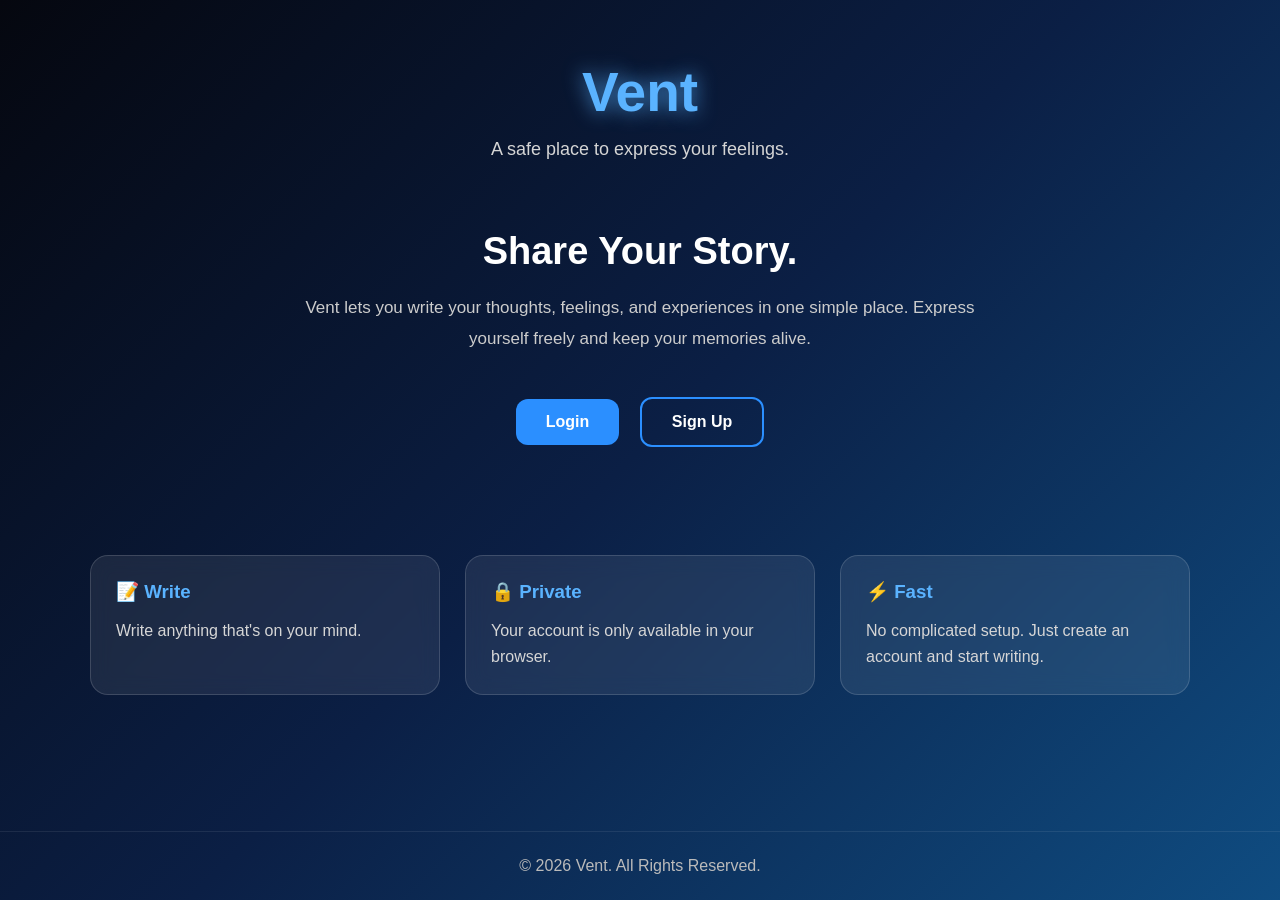
<file: index.html>
<!DOCTYPE html>
<html lang="en">
<head>
    <meta charset="UTF-8">
    <meta name="viewport" content="width=device-width, initial-scale=1.0">
    <title>Vent - Share Your Feelings</title>
    <link rel="icon" type="image/png" href="vents.png">
    <link rel="stylesheet" href="style.css">
</head>
<body>

<header>

    <h1>Vent</h1>

    <p>
        A safe place to express your feelings.
    </p>

</header>


<main>

    <section class="hero">

        <h2>
            Share Your Story.
        </h2>

        <p>
            Vent lets you write your thoughts, feelings, and experiences in one simple place.
            Express yourself freely and keep your memories alive.
        </p>

        <div class="buttons">

            <a href="login.html" class="btn">
                Login
            </a>

            <a href="signup.html" class="btn secondary">
                Sign Up
            </a>

        </div>

    </section>


    <section class="features">

        <div class="card">
            <h3>📝 Write</h3>

            <p>
                Write anything that's on your mind.
            </p>
        </div>

        <div class="card">
            <h3>🔒 Private</h3>

            <p>
                Your account is only available in your browser.
            </p>
        </div>

        <div class="card">
            <h3>⚡ Fast</h3>

            <p>
                No complicated setup.
                Just create an account and start writing.
            </p>
        </div>

    </section>

</main>


<footer>

    <p>
        © 2026 Vent. All Rights Reserved.
    </p>

</footer>

<script src="index.js"></script>

</body>
</html>
</file>
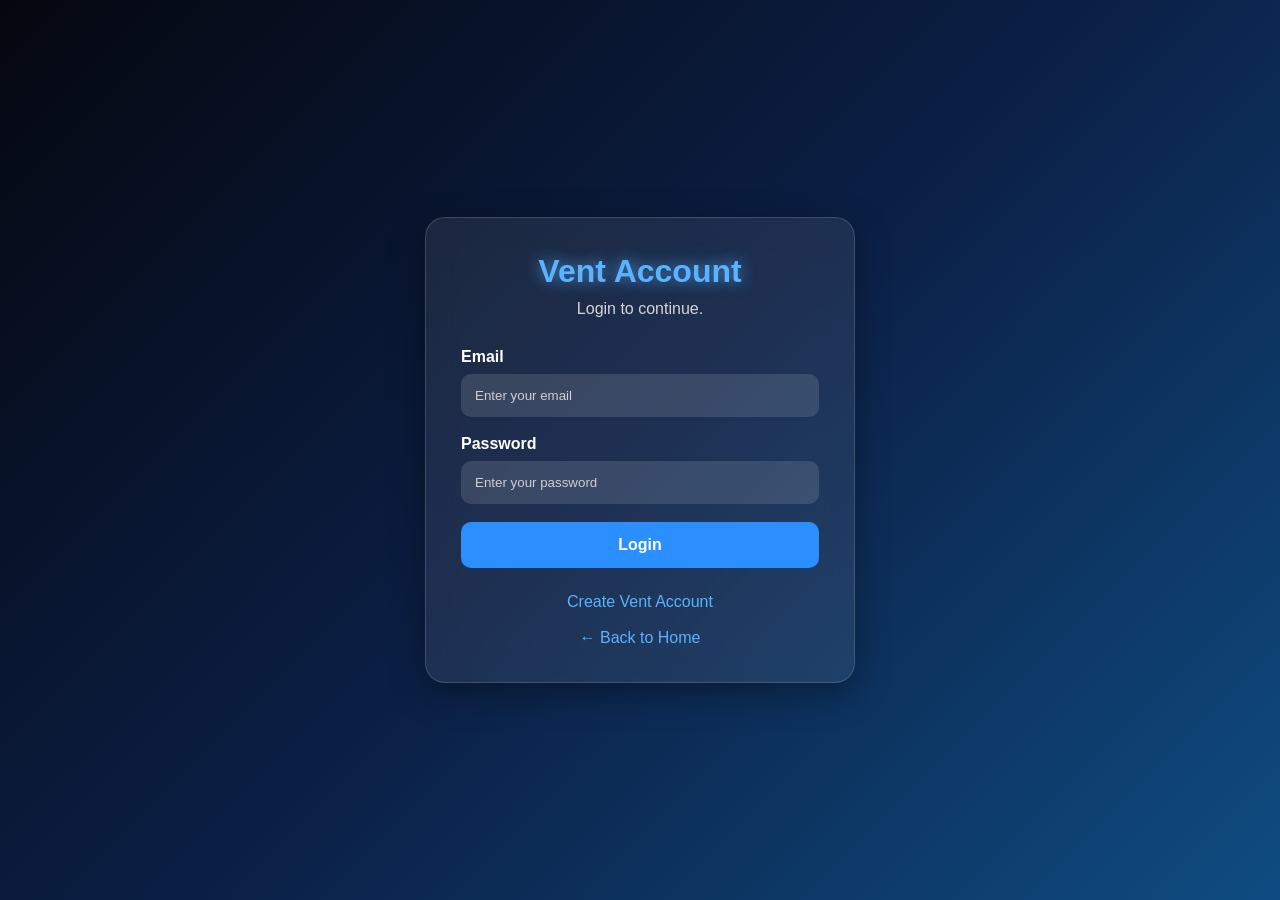
<file: app.html>
<!DOCTYPE html>
<html lang="en">
<head>
    <meta charset="UTF-8">
    <meta name="viewport" content="width=device-width, initial-scale=1.0">
    <title>Vent - Home</title>
    <link rel="icon" type="image/png" href="vents.png">
    <link rel="stylesheet" href="app.css">
</head>
<body>

<header>

    <h1>Vent</h1>

    <nav>

        <a href="app.html">Home</a>
        <a href="settings.html">Settings</a>

    </nav>

</header>

<main>

    <section class="welcome">

        <h2>
            Welcome,
            <span id="username">User</span> 👋
        </h2>

        <p>
            What's on your mind today?
        </p>

    </section>


    <section class="create-post">

        <textarea
            id="postContent"
            placeholder="Write your thoughts..."
            maxlength="1000"
        ></textarea>

        <button id="postButton">
            Post
        </button>

    </section>


    <section class="posts">

        <h2>Recent Posts</h2>

        <div id="postsContainer">

            <!-- Posts akan ditampilkan oleh script.js -->

        </div>

    </section>

</main>

<footer>

    <p>
        © 2026 Vent
    </p>

</footer>

<script src="app-main.js"></script>
<script src="app-posts.js"></script>

</body>
</html>
</file>
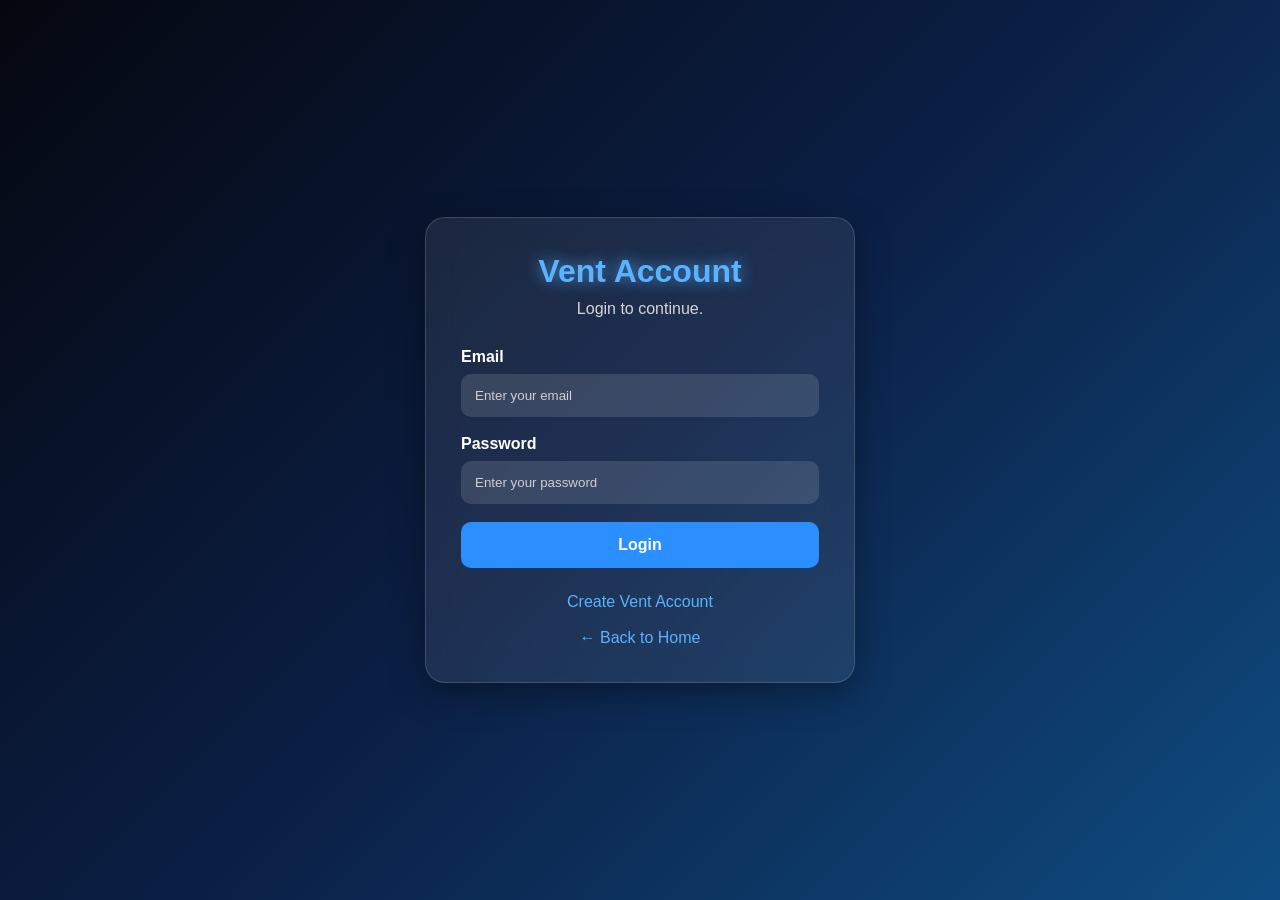
<file: login.html>
<!DOCTYPE html>
<html lang="en">
<head>
    <meta charset="UTF-8">
    <meta name="viewport" content="width=device-width, initial-scale=1.0">
    <title>Vent - Login</title>
    <link rel="icon" type="image/png" href="vents.png">
    <link rel="stylesheet" href="login.css">
</head>
<body>

<div class="container">

    <div class="login-box">

        <h1>Vent Account</h1>

        <p>Login to continue.</p>

        <form id="loginForm">

            <label>Email</label>
            <input
                type="email"
                id="loginEmail"
                placeholder="Enter your email"
                required
            >

            <label>Password</label>
            <input
                type="password"
                id="loginPassword"
                placeholder="Enter your password"
                required
            >

            <button type="submit">
                Login
            </button>

        </form>

        <div class="links">

            <a href="signup.html">
                Create Vent Account
            </a>

            <br><br>

            <a href="index.html">
                ← Back to Home
            </a>

        </div>

    </div>

</div>

<script src="login.js"></script>

</body>
</html>
</file>
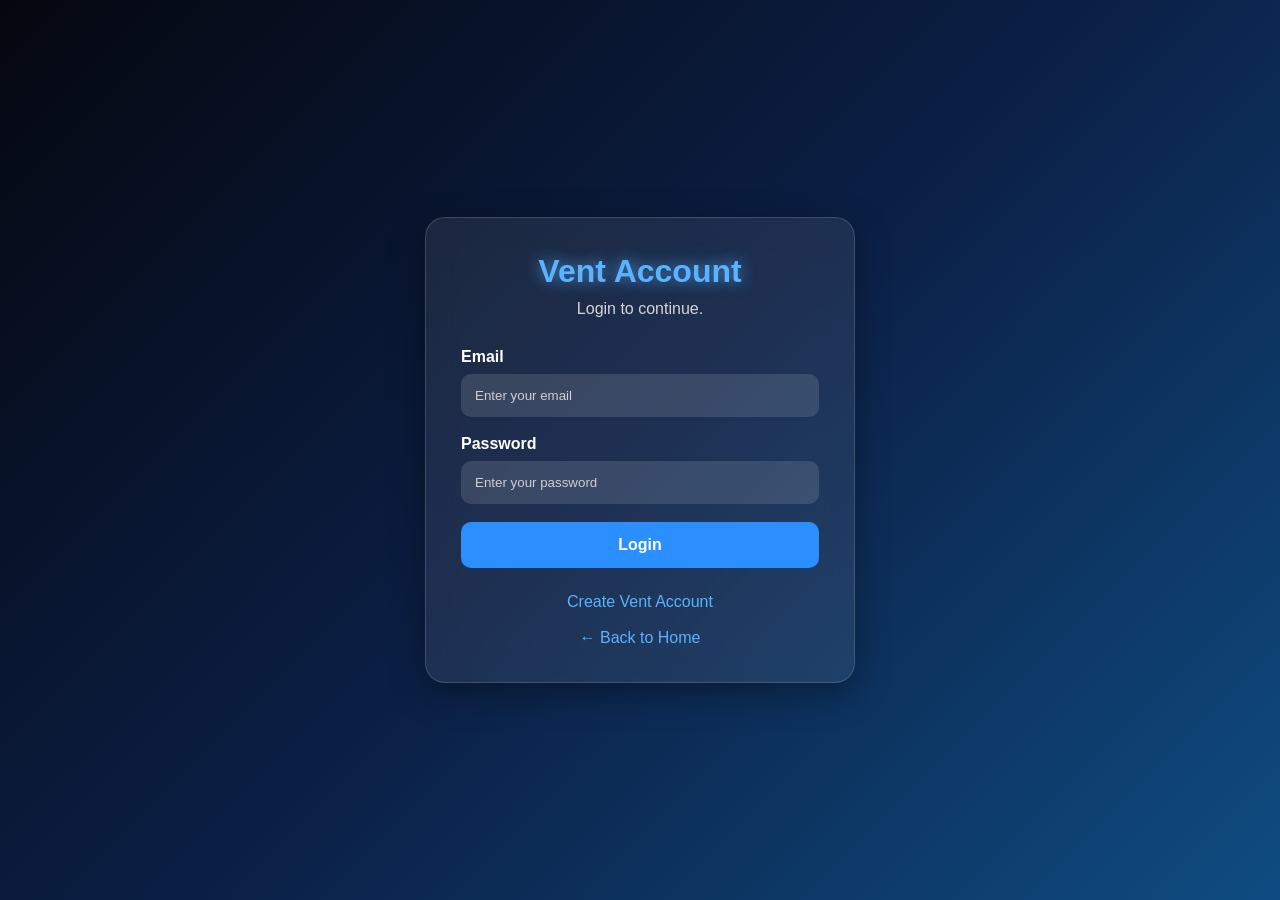
<file: settings.html>
<!DOCTYPE html>
<html lang="en">
<head>
    <meta charset="UTF-8">
    <meta name="viewport" content="width=device-width, initial-scale=1.0">
    <title>Vent - Settings</title>
    <link rel="icon" type="image/png" href="vents.png">
    <link rel="stylesheet" href="settings.css">
</head>
<body>

<header>

    <h1>Settings</h1>

    <nav>
        <a href="app.html">Home</a>
        <a href="settings.html">Settings</a>
    </nav>

</header>

<main>

    <section class="profile-card">

        <h2>Vent Account</h2>

        <p><strong>Username</strong></p>
        <input
            type="text"
            id="newUsername"
            placeholder="New Username"
        >

        <button id="changeUsernameBtn">
            Change Username
        </button>

        <br><br>

        <p><strong>Password</strong></p>

        <input
            type="password"
            id="currentPassword"
            placeholder="Current Password"
        >

        <input
            type="password"
            id="newPassword"
            placeholder="New Password"
        >

        <button id="changePasswordBtn">
            Change Password
        </button>

    </section>

    <section class="account-card">

        <h2>Account</h2>

        <button id="logoutBtn">
            Logout
        </button>

        <button id="deleteAccountBtn" class="danger">
            Delete Account
        </button>

    </section>

</main>

<footer>

    <p>© 2026 Vent</p>

</footer>

<script src="settings.js"></script>

</body>
</html>
</file>
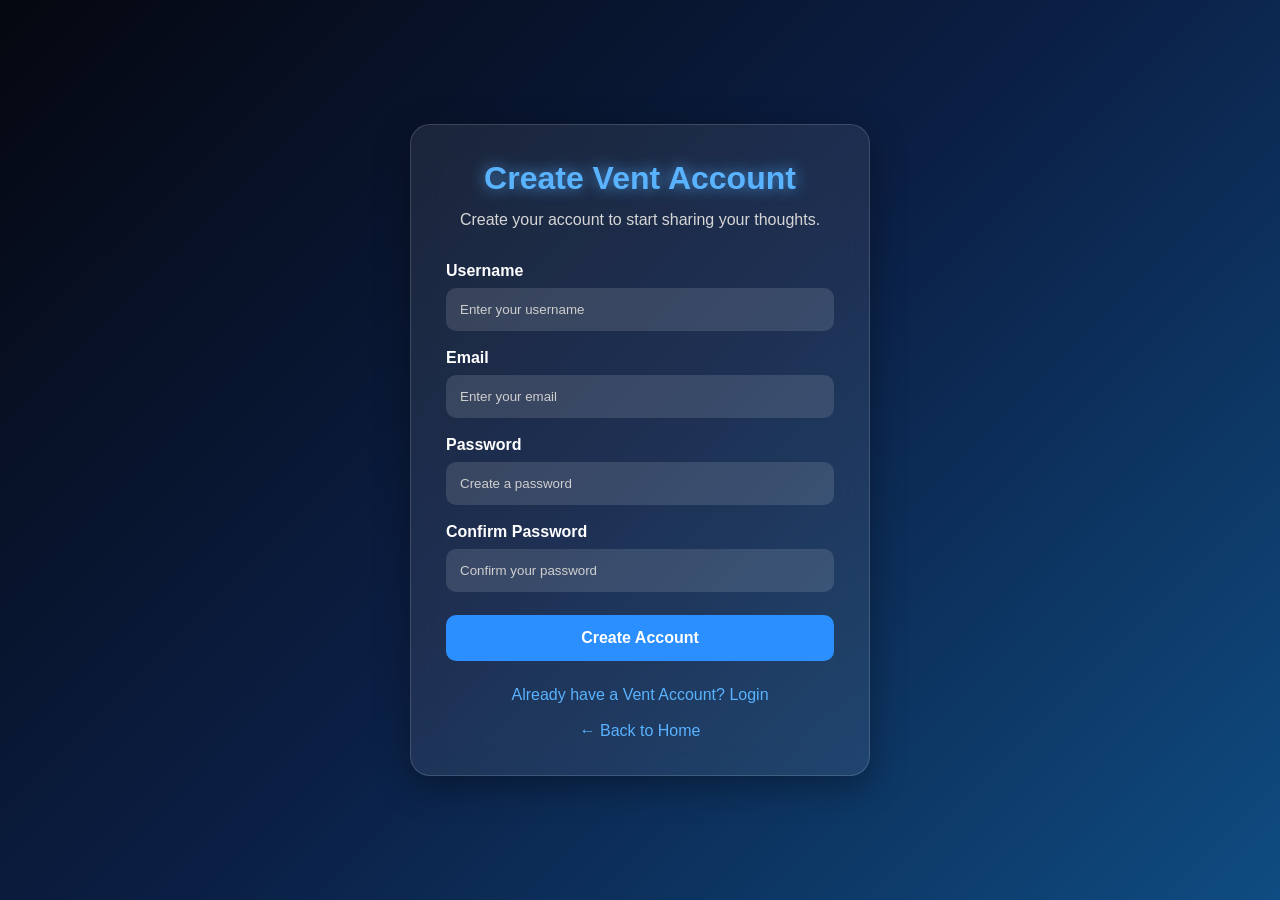
<file: signup.html>
<!DOCTYPE html>
<html lang="en">
<head>
    <meta charset="UTF-8">
    <meta name="viewport" content="width=device-width, initial-scale=1.0">
    <title>Vent - Sign Up</title>
    <link rel="icon" type="image/png" href="vents.png">
    <link rel="stylesheet" href="signup.css">
</head>
<body>

<div class="container">

    <div class="signup-box">

        <h1>Create Vent Account</h1>

        <p>Create your account to start sharing your thoughts.</p>

        <form id="signupForm">

            <label>Username</label>
            <input
                type="text"
                id="signupUsername"
                placeholder="Enter your username"
                required
            >

            <label>Email</label>
            <input
                type="email"
                id="signupEmail"
                placeholder="Enter your email"
                required
            >

            <label>Password</label>
            <input
                type="password"
                id="signupPassword"
                placeholder="Create a password"
                required
            >

            <label>Confirm Password</label>
            <input
                type="password"
                id="signupConfirmPassword"
                placeholder="Confirm your password"
                required
            >

            <button type="submit">
                Create Account
            </button>

        </form>

        <div class="links">

            <a href="login.html">
                Already have a Vent Account? Login
            </a>

            <br><br>

            <a href="index.html">
                ← Back to Home
            </a>

        </div>

    </div>

</div>

<script src="signup.js"></script>

</body>
</html>
</file>
<file: style.css>
*{
    margin:0;
    padding:0;
    box-sizing:border-box;
    font-family:Arial, Helvetica, sans-serif;
}

body{
    min-height:100vh;
    background:linear-gradient(135deg,#05070f,#0b1f45,#0f4c81);
    color:#ffffff;
    display:flex;
    flex-direction:column;
}

/* Header */

header{
    text-align:center;
    padding:60px 20px 30px;
}

header h1{
    font-size:55px;
    color:#5ab3ff;
    text-shadow:0 0 20px rgba(90,179,255,.8);
}

header p{
    margin-top:15px;
    color:#d5d5d5;
    font-size:18px;
}

/* Main */

main{
    flex:1;
    width:90%;
    max-width:1100px;
    margin:auto;
}

/* Hero */

.hero{
    text-align:center;
    padding:40px 20px;
}

.hero h2{
    font-size:38px;
    margin-bottom:20px;
}

.hero p{
    max-width:700px;
    margin:auto;
    color:#cccccc;
    line-height:1.8;
    font-size:17px;
}

/* Buttons */

.buttons{
    margin-top:35px;
}

.btn{
    display:inline-block;
    text-decoration:none;
    background:#2b8fff;
    color:white;
    padding:14px 30px;
    border-radius:12px;
    font-weight:bold;
    margin:8px;
    transition:.3s;
}

.btn:hover{
    background:#53a8ff;
    transform:translateY(-3px);
    box-shadow:0 0 20px rgba(83,168,255,.5);
}

.secondary{
    background:transparent;
    border:2px solid #2b8fff;
}

.secondary:hover{
    background:#2b8fff;
}

/* Features */

.features{
    display:grid;
    grid-template-columns:repeat(auto-fit,minmax(250px,1fr));
    gap:25px;
    margin-top:60px;
    margin-bottom:50px;
}

.card{
    background:rgba(255,255,255,.08);
    border:1px solid rgba(255,255,255,.15);
    backdrop-filter:blur(10px);
    border-radius:18px;
    padding:25px;
    transition:.3s;
}

.card:hover{
    transform:translateY(-8px);
    border-color:#4aa8ff;
    box-shadow:0 0 25px rgba(74,168,255,.25);
}

.card h3{
    margin-bottom:15px;
    color:#5ab3ff;
}

.card p{
    color:#d6d6d6;
    line-height:1.6;
}

/* Footer */

footer{
    text-align:center;
    padding:25px;
    color:#bbbbbb;
    border-top:1px solid rgba(255,255,255,.08);
}

/* Scrollbar */

::-webkit-scrollbar{
    width:10px;
}

::-webkit-scrollbar-track{
    background:#08111f;
}

::-webkit-scrollbar-thumb{
    background:#2b8fff;
    border-radius:20px;
}

::-webkit-scrollbar-thumb:hover{
    background:#53a8ff;
}

/* Mobile */

@media (max-width:768px){

    header{
        padding-top:40px;
    }

    header h1{
        font-size:42px;
    }

    .hero h2{
        font-size:30px;
    }

    .hero p{
        font-size:16px;
    }

    .btn{
        display:block;
        width:100%;
        margin:10px 0;
    }

}
</file>
<file: app.css>
*{
    margin:0;
    padding:0;
    box-sizing:border-box;
    font-family:Arial, Helvetica, sans-serif;
}

body{
    min-height:100vh;
    background:linear-gradient(135deg,#05070f,#0b1f45,#0f4c81);
    color:#fff;
}

/* Header */

header{
    display:flex;
    justify-content:space-between;
    align-items:center;
    padding:20px 40px;
    background:rgba(255,255,255,.08);
    backdrop-filter:blur(15px);
    border-bottom:1px solid rgba(255,255,255,.12);
}

header h1{
    color:#5ab3ff;
    text-shadow:0 0 12px rgba(90,179,255,.8);
}

nav{
    display:flex;
    gap:15px;
}

nav a{
    color:white;
    text-decoration:none;
    padding:10px 16px;
    border-radius:10px;
    transition:.3s;
}

nav a:hover{
    background:#2b8fff;
}

/* Main */

main{
    width:90%;
    max-width:900px;
    margin:30px auto;
}

/* Welcome */

.welcome{
    background:rgba(255,255,255,.08);
    border:1px solid rgba(255,255,255,.15);
    backdrop-filter:blur(15px);
    border-radius:18px;
    padding:25px;
    margin-bottom:25px;
}

.welcome h2{
    margin-bottom:10px;
}

.welcome p{
    color:#d5d5d5;
}

/* Create Post */

.create-post{
    background:rgba(255,255,255,.08);
    border:1px solid rgba(255,255,255,.15);
    backdrop-filter:blur(15px);
    border-radius:18px;
    padding:25px;
    margin-bottom:25px;
}

textarea{
    width:100%;
    height:170px;
    resize:none;
    border:none;
    outline:none;
    border-radius:12px;
    padding:15px;
    background:rgba(255,255,255,.1);
    color:white;
    font-size:15px;
    margin-bottom:15px;
}

textarea::placeholder{
    color:#cfcfcf;
}

textarea:focus{
    border:1px solid #5ab3ff;
    box-shadow:0 0 15px rgba(90,179,255,.4);
}

button{
    background:#2b8fff;
    color:white;
    border:none;
    padding:12px 24px;
    border-radius:10px;
    cursor:pointer;
    font-weight:bold;
    transition:.3s;
}

button:hover{
    background:#53a8ff;
    transform:translateY(-2px);
    box-shadow:0 0 18px rgba(83,168,255,.45);
}

/* Posts */

.posts{
    background:rgba(255,255,255,.08);
    border:1px solid rgba(255,255,255,.15);
    backdrop-filter:blur(15px);
    border-radius:18px;
    padding:25px;
}

.posts h2{
    margin-bottom:20px;
    color:#5ab3ff;
}

.post{
    background:rgba(255,255,255,.08);
    border-radius:15px;
    padding:18px;
    margin-bottom:18px;
}

.post h3{
    margin-bottom:10px;
    color:#5ab3ff;
}

.post p{
    color:#e3e3e3;
    line-height:1.6;
    white-space:pre-wrap;
}

.post small{
    display:block;
    margin-top:15px;
    color:#a8a8a8;
}

.post .actions{
    margin-top:15px;
}

.post .actions button{
    margin-right:10px;
    margin-top:8px;
}

/* Footer */

footer{
    text-align:center;
    padding:25px;
    color:#bdbdbd;
}

/* Scrollbar */

::-webkit-scrollbar{
    width:10px;
}

::-webkit-scrollbar-track{
    background:#08111f;
}

::-webkit-scrollbar-thumb{
    background:#2b8fff;
    border-radius:20px;
}

::-webkit-scrollbar-thumb:hover{
    background:#53a8ff;
}

/* Mobile */

@media(max-width:768px){

    header{
        flex-direction:column;
        gap:15px;
        padding:20px;
    }

    nav{
        width:100%;
        justify-content:center;
        flex-wrap:wrap;
    }

    main{
        width:95%;
    }

    textarea{
        height:150px;
    }

    button{
        width:100%;
    }

}
</file>
<file: login.css>
*{
    margin:0;
    padding:0;
    box-sizing:border-box;
    font-family:Arial, Helvetica, sans-serif;
}

body{
    min-height:100vh;
    display:flex;
    justify-content:center;
    align-items:center;
    padding:20px;
    background:linear-gradient(135deg,#05070f,#0b1f45,#0f4c81);
    color:white;
}

.container{
    width:100%;
    max-width:430px;
}

.login-box{
    background:rgba(255,255,255,.08);
    border:1px solid rgba(255,255,255,.15);
    backdrop-filter:blur(15px);
    border-radius:20px;
    padding:35px;
    box-shadow:0 10px 35px rgba(0,0,0,.35);
}

.login-box h1{
    text-align:center;
    color:#5ab3ff;
    margin-bottom:10px;
    text-shadow:0 0 15px rgba(90,179,255,.8);
}

.login-box p{
    text-align:center;
    color:#d6d6d6;
    margin-bottom:30px;
}

label{
    display:block;
    margin-bottom:8px;
    font-weight:bold;
}

input{
    width:100%;
    padding:14px;
    margin-bottom:18px;
    border:none;
    border-radius:10px;
    background:rgba(255,255,255,.12);
    color:white;
    outline:none;
    transition:.3s;
}

input::placeholder{
    color:#cfcfcf;
}

input:focus{
    border:1px solid #5ab3ff;
    box-shadow:0 0 15px rgba(90,179,255,.4);
}

button{
    width:100%;
    padding:14px;
    border:none;
    border-radius:10px;
    background:#2b8fff;
    color:white;
    font-size:16px;
    font-weight:bold;
    cursor:pointer;
    transition:.3s;
}

button:hover{
    background:#53a8ff;
    transform:translateY(-2px);
    box-shadow:0 0 18px rgba(83,168,255,.45);
}

.links{
    margin-top:25px;
    text-align:center;
}

.links a{
    color:#5ab3ff;
    text-decoration:none;
    transition:.3s;
}

.links a:hover{
    color:white;
    text-shadow:0 0 10px #5ab3ff;
}

::-webkit-scrollbar{
    width:10px;
}

::-webkit-scrollbar-track{
    background:#08111f;
}

::-webkit-scrollbar-thumb{
    background:#2b8fff;
    border-radius:20px;
}

::-webkit-scrollbar-thumb:hover{
    background:#53a8ff;
}

@media(max-width:480px){

    .login-box{
        padding:25px;
    }

    .login-box h1{
        font-size:30px;
    }

}
</file>
<file: settings.css>
*{
    margin:0;
    padding:0;
    box-sizing:border-box;
    font-family:Arial, Helvetica, sans-serif;
}

body{
    min-height:100vh;
    background:linear-gradient(135deg,#05070f,#0b1f45,#0f4c81);
    color:#ffffff;
}

/* Header */

header{
    display:flex;
    justify-content:space-between;
    align-items:center;
    padding:20px 40px;
    background:rgba(255,255,255,.08);
    backdrop-filter:blur(15px);
    border-bottom:1px solid rgba(255,255,255,.12);
}

header h1{
    color:#5ab3ff;
    text-shadow:0 0 15px rgba(90,179,255,.8);
}

nav{
    display:flex;
    gap:15px;
}

nav a{
    color:white;
    text-decoration:none;
    padding:10px 16px;
    border-radius:10px;
    transition:.3s;
}

nav a:hover{
    background:#2b8fff;
}

/* Main */

main{
    width:90%;
    max-width:700px;
    margin:40px auto;
}

/* Cards */

.profile-card,
.account-card{
    background:rgba(255,255,255,.08);
    border:1px solid rgba(255,255,255,.15);
    backdrop-filter:blur(15px);
    border-radius:18px;
    padding:25px;
    margin-bottom:25px;
}

.profile-card h2,
.account-card h2{
    color:#5ab3ff;
    margin-bottom:20px;
}

.profile-card p{
    margin-bottom:8px;
    font-weight:bold;
}

/* Input */

input{
    width:100%;
    padding:14px;
    margin-bottom:18px;
    border:none;
    border-radius:10px;
    background:rgba(255,255,255,.12);
    color:white;
    outline:none;
    transition:.3s;
}

input::placeholder{
    color:#cfcfcf;
}

input:focus{
    border:1px solid #5ab3ff;
    box-shadow:0 0 15px rgba(90,179,255,.4);
}

/* Buttons */

button{
    width:100%;
    padding:14px;
    margin-top:5px;
    border:none;
    border-radius:10px;
    background:#2b8fff;
    color:white;
    font-size:15px;
    font-weight:bold;
    cursor:pointer;
    transition:.3s;
}

button:hover{
    background:#53a8ff;
    transform:translateY(-2px);
    box-shadow:0 0 18px rgba(83,168,255,.45);
}

/* Danger Button */

.danger{
    background:#e53935;
    margin-top:15px;
}

.danger:hover{
    background:#ff4d4d;
    box-shadow:0 0 18px rgba(255,77,77,.5);
}

/* Footer */

footer{
    text-align:center;
    padding:25px;
    color:#bbbbbb;
}

/* Scrollbar */

::-webkit-scrollbar{
    width:10px;
}

::-webkit-scrollbar-track{
    background:#08111f;
}

::-webkit-scrollbar-thumb{
    background:#2b8fff;
    border-radius:20px;
}

::-webkit-scrollbar-thumb:hover{
    background:#53a8ff;
}

/* Mobile */

@media(max-width:768px){

    header{
        flex-direction:column;
        gap:15px;
        padding:20px;
    }

    nav{
        width:100%;
        justify-content:center;
        flex-wrap:wrap;
    }

    main{
        width:95%;
    }

}
</file>
<file: signup.css>
*{
    margin:0;
    padding:0;
    box-sizing:border-box;
    font-family:Arial, Helvetica, sans-serif;
}

body{
    min-height:100vh;
    display:flex;
    justify-content:center;
    align-items:center;
    padding:20px;
    background:linear-gradient(135deg,#05070f,#0b1f45,#0f4c81);
    color:white;
}

.container{
    width:100%;
    max-width:460px;
}

.signup-box{
    background:rgba(255,255,255,.08);
    border:1px solid rgba(255,255,255,.15);
    backdrop-filter:blur(15px);
    border-radius:20px;
    padding:35px;
    box-shadow:0 10px 35px rgba(0,0,0,.35);
}

.signup-box h1{
    text-align:center;
    color:#5ab3ff;
    margin-bottom:10px;
    text-shadow:0 0 15px rgba(90,179,255,.8);
}

.signup-box p{
    text-align:center;
    color:#d6d6d6;
    margin-bottom:30px;
    line-height:1.6;
}

label{
    display:block;
    margin-bottom:8px;
    font-weight:bold;
}

input{
    width:100%;
    padding:14px;
    margin-bottom:18px;
    border:none;
    border-radius:10px;
    background:rgba(255,255,255,.12);
    color:white;
    outline:none;
    transition:.3s;
}

input::placeholder{
    color:#cfcfcf;
}

input:focus{
    border:1px solid #5ab3ff;
    box-shadow:0 0 15px rgba(90,179,255,.4);
}

button{
    width:100%;
    padding:14px;
    margin-top:5px;
    border:none;
    border-radius:10px;
    background:#2b8fff;
    color:white;
    font-size:16px;
    font-weight:bold;
    cursor:pointer;
    transition:.3s;
}

button:hover{
    background:#53a8ff;
    transform:translateY(-2px);
    box-shadow:0 0 18px rgba(83,168,255,.45);
}

.links{
    margin-top:25px;
    text-align:center;
}

.links a{
    color:#5ab3ff;
    text-decoration:none;
    transition:.3s;
}

.links a:hover{
    color:white;
    text-shadow:0 0 10px #5ab3ff;
}

::-webkit-scrollbar{
    width:10px;
}

::-webkit-scrollbar-track{
    background:#08111f;
}

::-webkit-scrollbar-thumb{
    background:#2b8fff;
    border-radius:20px;
}

::-webkit-scrollbar-thumb:hover{
    background:#53a8ff;
}

@media(max-width:480px){

    .signup-box{
        padding:25px;
    }

    .signup-box h1{
        font-size:28px;
    }

    input{
        padding:13px;
    }

    button{
        padding:13px;
    }

}
</file>
